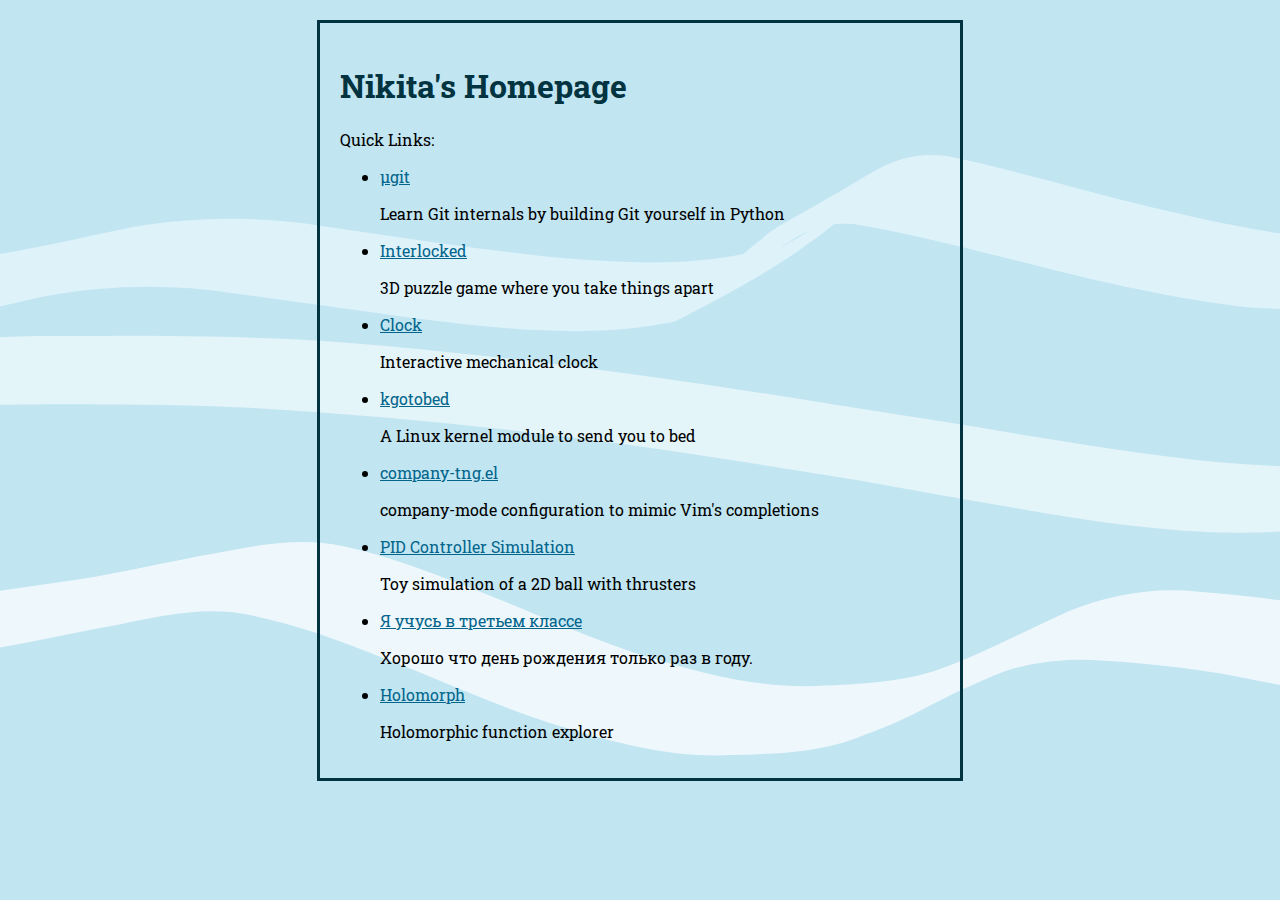
<file: index.html>
<!doctype html>
<html>
<head>
    <meta charset="utf-8">
    <meta name="viewport" content="width=device-width,initial-scale=1">
    <title>Nikita's Homepage</title>
    <link rel="preconnect" href="https://fonts.googleapis.com">
    <link rel="preconnect" href="https://fonts.gstatic.com" crossorigin>
    <link href="https://fonts.googleapis.com/css2?family=Roboto+Slab:wght@400&display=swap" rel="stylesheet">
    <style>
      html {
          font-family: "Roboto Slab", serif;
          font-optical-sizing: auto;
          font-weight: 400;
          font-style: normal;
          background-color: #C2E5F2;
          background-image: url(/waves.svg);
          background-size: cover;
          background-repeat: no-repeat
      }
      main {
          padding: 20px;
          margin: 20px auto;
          max-width: 600px;
      }
      @media (min-width: 650px) {
          main {
              border: 3px solid #013440;
          }
      }
      h1 {
          color: #013440;
      }
      a {
          color: #03658C;
      }
    </style>
</head>
<body>
    <main>
        <h1>Nikita's Homepage</h1>
        <p>Quick Links:</p>
        <ul>
            <li>
                <a href="/p/ugit/">μgit</a>
                <p>Learn Git internals by building Git yourself in Python</p>
            </li>
            <li>
                <a href="https://interlocked.wecreatestuff.com">Interlocked</a>
                <p>3D puzzle game where you take things apart</p>
            </li>
            <li>
                <a href="https://clock.leshenko.net">Clock</a>
                <p>Interactive mechanical clock</p>
            </li>
            <li>
                <a href="https://github.com/nikital/kgotobed">kgotobed</a>
                <p>A Linux kernel module to send you to bed</p>
            </li>
            <li>
                <a href="https://github.com/company-mode/company-mode/blob/master/company-tng.el">
                    company-tng.el</a>
                <p>company-mode configuration to mimic Vim's completions</p>
            </li>
            <li>
                <a href="https://nikital.github.io/pid/">PID Controller Simulation</a>
                <p>Toy simulation of a 2D ball with thrusters</p>
            </li>
            <li>
                <a href="/p/birthday_song/">Я учусь в третьем классе</a>
                <p>Хорошо что день рождения только раз в году.</p>
            </li>
            <li>
                <a href="/p/holomorph/">Holomorph</a>
                <p>Holomorphic function explorer</p>
            </li>
        </ul>
    </main>
</body>
</html>
</file>
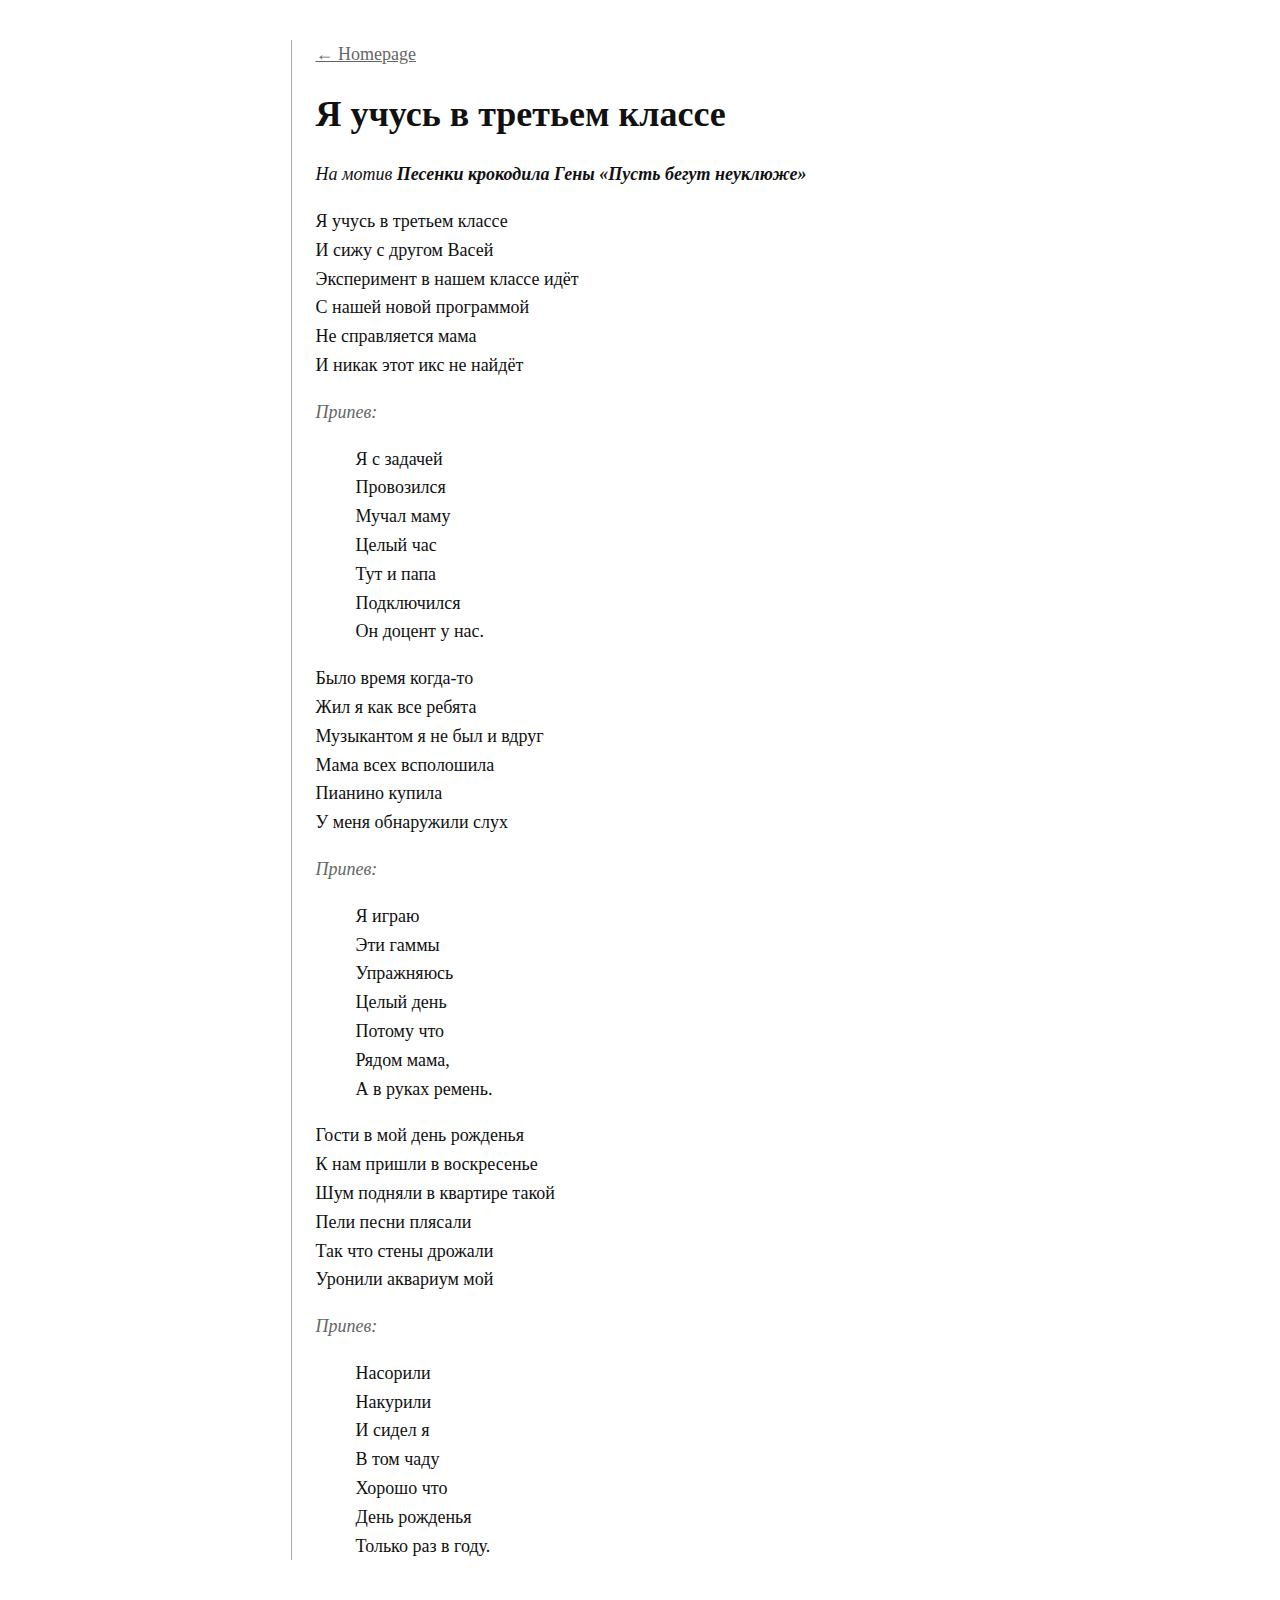
<file: p/birthday_song/index.html>
<!doctype html>
<html>
  <head>
    <meta charset="utf-8" />
    <meta name="viewport" content="width=device-width, initial-scale=1" />
    <title>Я учусь в третьем классе</title>
    <style type="text/css">
      body {
          font-family: serif;
          margin: 40px auto;
          max-width: 650px;
          line-height: 1.6;
          font-size: 18px;
          color: #111;
          padding: 0 24px;
          border-left: 1px solid #AAA;
      }
      h1 {
          line-height: 1.2
      }
      .r {
          margin-left: 40px;
      }
      .d {
          color: #666;
      }
      a {
          color: #666;
      }
    </style>
  </head>
  <body>
    <nav><a href="/">&larr; Homepage</a></nav>
    <h1>Я учусь в третьем классе</h1>
    <i>На мотив <b>Песенки крокодила Гены «Пусть бегут неуклюже»</b></i>
    <p>
      Я учусь в третьем классе<br>
      И сижу с другом Васей<br>
      Эксперимент в нашем классе идёт<br>
      С нашей новой программой<br>
      Не справляется мама<br>
      И никак этот икс не найдёт<br>
    </p>

    <i class="d">Припев:</i>
    <p class="r">
      Я с задачей<br>
      Провозился<br>
      Мучал маму<br>
      Целый час<br>
      Тут и папа<br>
      Подключился<br>
      Он доцент у нас.<br>
    </p>

    <p>
      Было время когда-то<br>
      Жил я как все ребята<br>
      Музыкантом я не был и вдруг<br>
      Мама всех всполошила<br>
      Пианино купила<br>
      У меня обнаружили слух<br>
    </p>

    <i class="d">Припев:</i>
    <p class="r">
      Я играю<br>
      Эти гаммы<br>
      Упражняюсь<br>
      Целый день<br>
      Потому что<br>
      Рядом мама,<br>
      А в руках ремень.<br>
    </p>

    <p>
      Гости в мой день рожденья<br>
      К нам пришли в воскресенье<br>
      Шум подняли в квартире такой<br>
      Пели песни плясали<br>
      Так что стены дрожали<br>
      Уронили аквариум мой<br>
    </p>

    <i class="d">Припев:</i>
    <p class="r">
      Насорили<br>
      Накурили<br>
      И сидел я<br>
      В том чаду<br>
      Хорошо что<br>
      День рожденья<br>
      Только раз в году.<br>
    </p>
  </body>
</html>
</file>
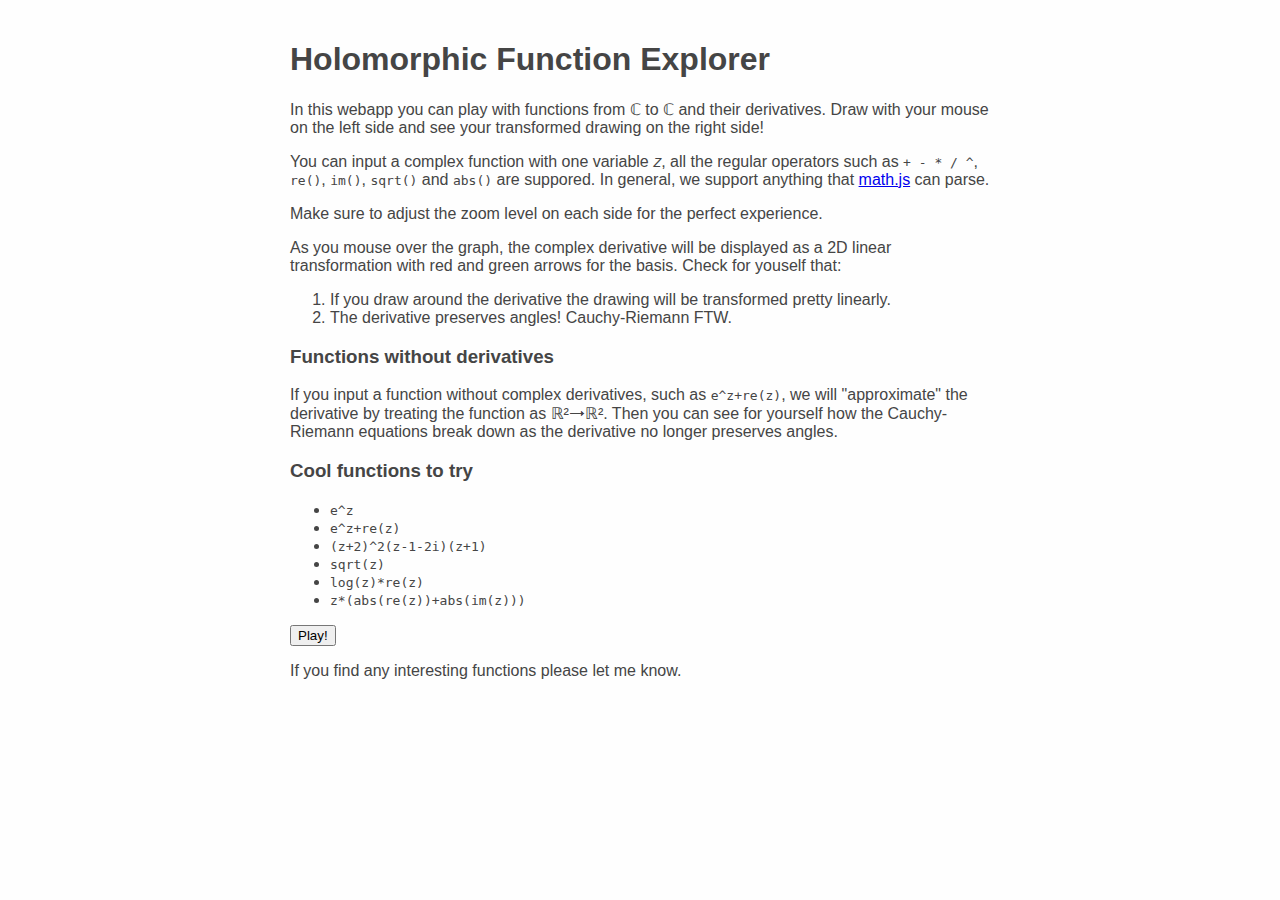
<file: p/holomorph/index.html>
<!doctype html>
<html>
    <head>
        <meta charset="utf-8"/>
        <title>The Holomorph 3000</title>
        <style>
         body {
             display: grid;
             grid-template-columns: 1fr min-content 1fr min-content;
             grid-template-rows: min-content auto;
             margin: 0;
             width: 100vw;
             height: 100vh;
             font-family: sans-serif;
         }
         canvas {
             width: 100%;
             height: 100%;
             z-index: 0;
         }
         #src {
             grid-column: 1/3;
             grid-row: 1/3;
         }
         .zoom {
             margin: 4px 10px 0 0;
             z-index: 1;
         }
         .zoom button {
             margin-top: 3px;
             width: 100%;
         }
         #zoom-src {
             grid-column: 2/3;
             grid-row: 1/2;
         }
         #dst {
             grid-column: 3/5;
             grid-row: 1/3;
         }
         #zoom-dst {
             grid-column: 4/5;
             grid-row: 1/2;
         }
         .clear {
             grid-column: 1/2;
             grid-row: 1/2;
             width: min-content;
             margin: 10px;
             z-index: 1;
             display: flex;
         }
         .clear > * {
             margin-right: 10px;
         }
         #func-form {
             grid-column: 3/4;
             grid-row: 1/2;
             margin: 10px 0 0 10px;
             z-index: 1;
         }
         #message {
             color: crimson;
             z-index: 1;
         }
         footer {
             position: fixed;
             bottom: 0;
             right: 0;
             margin: 2px;
             z-index: 1;
         }
         aside {
             position: fixed;
             z-index: 2;
             width: 100vw;
             height: 100vh;
             overflow: auto;

             background: #fefefe;
             color: #454545;
         }

         aside > div {
             max-width: 700px;
             padding: 20px 0;
             margin: auto;
         }
        </style>
    </head>
    <body>
        <canvas id="src"></canvas>
        <canvas id="dst"></canvas>
        <div id="zoom-src" class="zoom">
            <button class="p">+</button>
            <button class="m">-</button>
        </div>
        <div id="zoom-dst" class="zoom">
            <button class="p">+</button>
            <button class="m">-</button>
        </div>
        <div class="clear">
            <button id="clear">Clear</button>
            <button id="circle">Unit Circle</button>
            <button id="pacman">Pacman</button>
        </div>
        <form id="func-form">
            <label>f(z)=
                <input id="func">
            </label>
            <input type="submit" value="Set">
            <span id="message"></span>
        </form>
        <footer>
            copyright &copy; 2019 Nikita Leshenko
            <a href="#">HELP!?</a>
        </footer>
        <aside><div>
            <h1>Holomorphic Function Explorer</h1>
            <p>
                In this webapp you can play with functions from ℂ to ℂ and their
                derivatives. Draw with your mouse on the left side and see your
                transformed drawing on the right side!
            </p>
            <p>
                You can input a complex function with one variable 𝑧, all the
                regular operators such as
                <code>+ - * / ^</code>,
                <code>re()</code>,
                <code>im()</code>,
                <code>sqrt()</code> and
                <code>abs()</code>
                are suppored. In general, we support anything that <a href="https://mathjs.org/" target="_blank">math.js</a> can
                parse.
            </p>
            <p>Make sure to adjust the zoom level on each side for the perfect experience.</p>
            <p>
                As you mouse over the graph, the complex derivative will be
                displayed as a 2D linear transformation with red and green
                arrows for the basis. Check for youself that:
                <ol>
                    <li>If you draw around the derivative the drawing will be transformed pretty linearly.</li>
                    <li>The derivative preserves angles! Cauchy-Riemann FTW.</li>
                </ol>
            </p>
            <h3>Functions without derivatives</h3>
            <p>
                If you input a function without complex derivatives, such as <code>e^z+re(z)</code>,
                we will "approximate" the derivative by treating the function as ℝ²🠂ℝ².
                Then you can see for yourself how the Cauchy-Riemann equations
                break down as the derivative no longer preserves angles.
            </p>
            <h3>Cool functions to try</h3>
            <ul>
                <li><code>e^z</code></li>
                <li><code>e^z+re(z)</code></li>
                <li><code>(z+2)^2(z-1-2i)(z+1)</code></li>
                <li><code>sqrt(z)</code></li>
                <li><code>log(z)*re(z)</code></li>
                <li><code>z*(abs(re(z))+abs(im(z)))</code></li>
            </ul>
            <button>Play!</button>
            <p>If you find any interesting functions please let me know.</p>
        </div></aside>
        <script src="bundle.js"></script>
    </body>
</html>
</file>
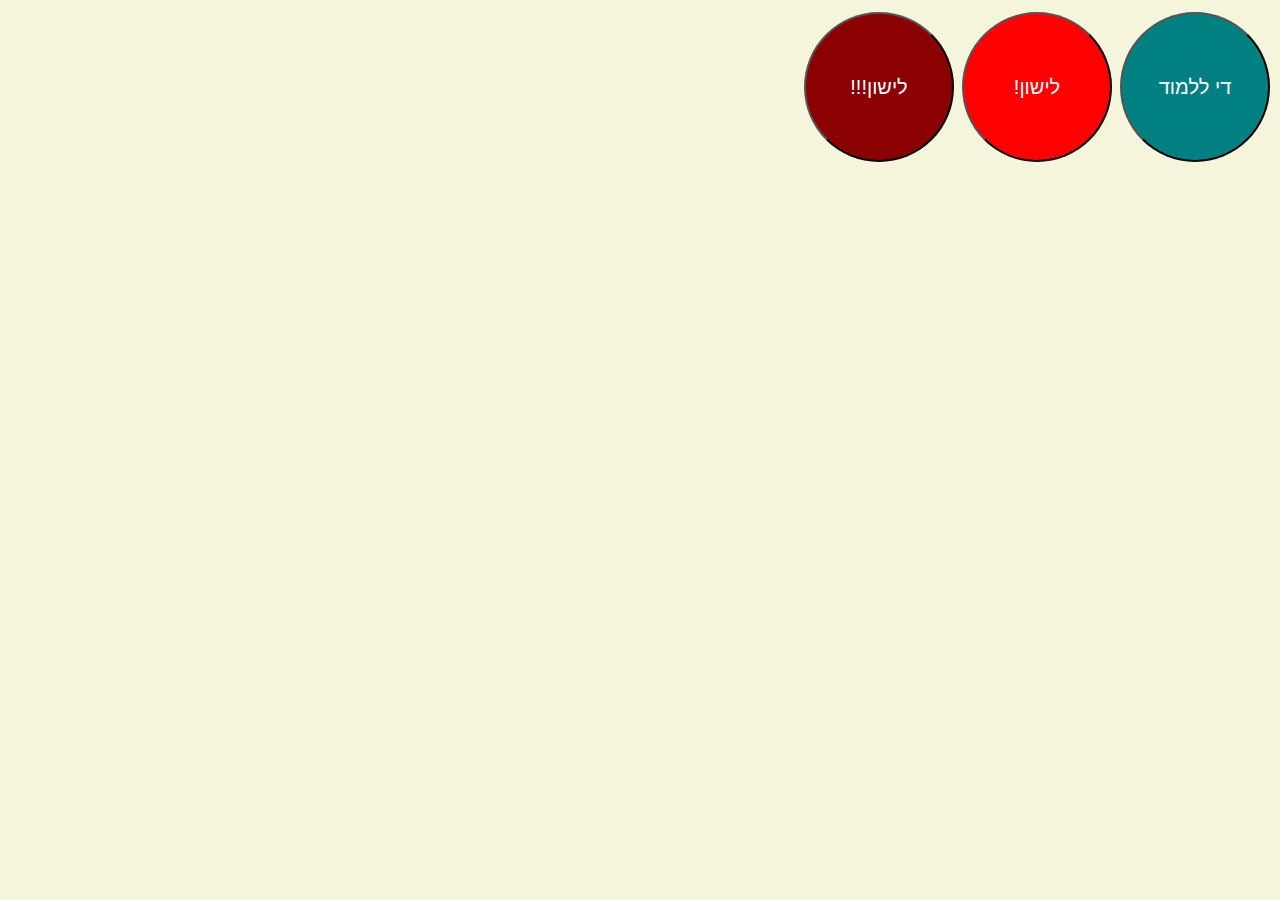
<file: p/soundboard/index.html>
<!doctype html>
<html>
<head>
    <meta charset="utf-8">
    <meta name="viewport" content="width=device-width,initial-scale=1">
    <title>Soundboard</title>
    <style>
     html {
         background: beige;
         direction: rtl;
     }
     button {
         background-color: #4CAF50;
         width: 150px;
         height: 150px;
         border-radius: 50%;
         color: white;
         padding: 20px;
         text-align: center;
         margin: 4px 2px;
         font-size: 20px;
     }
    </style>
</head>
<body>
    <button data-play="stop_study" style="background-color: teal">די ללמוד</button>
    <audio id="stop_study" src="stop_study.mp3"></audio>
    <button data-play="sleep" style="background-color: red">לישון!</button>
    <audio id="sleep" src="sleep.mp3"></audio>
    <button data-play="sleep2" style="background-color: darkred">לישון!!!</button>
    <audio id="sleep2" src="sleep2.mp3"></audio>
    <script>
     document.querySelectorAll("button").forEach((btn) => btn.addEventListener("click", play))
     function play(e) {
         let audio = document.getElementById(e.target.dataset.play)
         audio.play()
     }
    </script>
</body>
</html>
</file>
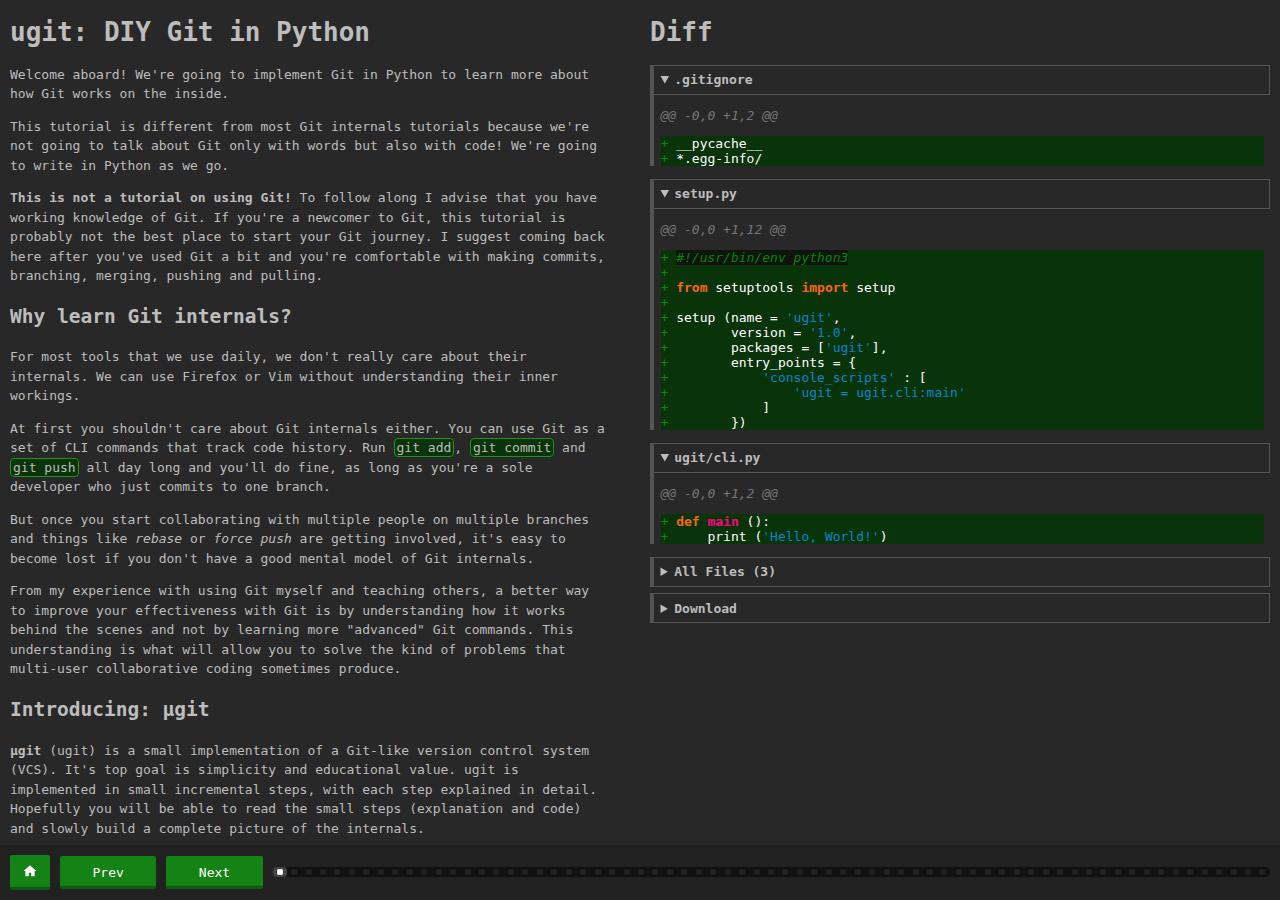
<file: p/ugit/index.html>
<!DOCTYPE html>
<html lang="en">
<head>
    <meta charset="UTF-8">
    <meta http-equiv="Content-Security-Policy" content="script-src 'self'">
    <meta name="viewport" content="width=device-width,initial-scale=1">
    <link rel="icon" type="image/png" href="favicon.png" />
    <link rel="stylesheet" type="text/css" href="styles/style.css" />
    <link rel="stylesheet" type="text/css" href="styles/syntax.css" />
    <title>Git Internals - Learn by Building Your Own Git</title>
</head>
<body class="loading">
    <p class="loading-msg">Loading...</p>
    <section class="message">
        <h1 class="title">Git Internals by Nikita Leshenko</h1>
        <div class="message"></div>
        <details class="comments">
            <summary>Comments <span class="count"></span></summary>
            <div class="content"></div>
            <form>
                <label for="comment-body">Leave a comment for this change:</label>
                <textarea name="comment" id="comment-body" required></textarea>
                <label for="comment-name">Name:</label>
                <input name="name" id="comment-name" required>
                <label for="comment-email">Email:</label>
                <input name="email" type="email" id="comment-email" required>
                <button disabled>Submit</button>
                <div class="ok" style="display: none">
                    Thank you, your comment will be posted shortly!
                </div>
            </form>
        </details>
    </section>

    <section class="diff">
        <h1>Diff</h1>
        <div class="diff-content"></div>
        <details class="clone-details">
            <summary>Download</summary>
            <div class="clone">
                <span>Clone μgit using:</span>
                <span class="cmd" id="clone-cmd"></span>
                <button type="button" class="narrow copy" data-copy-from="clone-cmd">Copy</button>

                <span>Checkout this commit:</span>
                <span class="cmd" id="checkout-cmd"></span>
                <button type="button" class="narrow copy" data-copy-from="checkout-cmd">Copy</button>
            </div>
        </details>
    </section>

    <section class="file" style="display: none">
        <h1>File - <span class="name"></span></h1>
        <button type="button" class="narrow file-close">
            <svg fill="white" xmlns="http://www.w3.org/2000/svg" viewBox="0 0 10 10" width="12px" height="12px">
                <title>Close File</title>
                <path d="M 2 0 L 5 3 L 8 0 L 10 2 L 7 5 L 10 8 L 8 10 L 5 7 L 2 10 L 0 8 L 3 5 L 0 2 z"/>
            </svg>
        </button>
        <div class="file-content"></div>
    </section>

    <footer>
        <a class="button narrow" id="home-btn">
            <svg fill="white" xmlns="http://www.w3.org/2000/svg" viewBox="0 0 24 24" width="14px" height="14px">
                <title>Go Home</title>
                <path d="M 12 2 L 1 12 L 4 12 L 4 21 L 10 21 L 10 15 L 14 15 L 14 21 L 20 21 L 20 12 L 23 12 L 12 2 z"/>
            </svg>
        </a>
        <a class="button" id="prev-btn">Prev</a>
        <a class="button" id="next-btn">Next</a>
        <div id="progress-bar" class="progress">
            <div class="fill"></div>
            <div class="dots">
            </div>
        </div>
    </footer>

    <div id="loading">
        <svg fill="white" xmlns="http://www.w3.org/2000/svg" viewBox="0 0 10 10" width="12px" height="12px">
            <title>Loading</title>
            <path d="M 2 0 L 5 3 L 8 0 L 10 2 L 7 5 L 10 8 L 8 10 L 5 7 L 2 10 L 0 8 L 3 5 L 0 2 z"/>
        </svg>
        <span>Loading...</span>
    </div>

    <script src="bundle.js"></script>
</body>
</html>
</file>
<file: p/ugit/styles/style.css>
body {
    font-family: monospace;
    color: #bdbdbd;
    background: #282828;

    margin: 0;
    height: 100vh;
    display: grid;
    grid-template-areas:
        "message diff"
        "footer footer";
    grid-template-rows: 1fr min-content;
    grid-template-columns: 1fr 1fr;
}

@media (max-width: 1000px) {
    body {
        grid-template-areas:
            "message"
            "diff"
            "footer";
        grid-template-rows: 1fr 1fr min-content;
        grid-template-columns: 1fr;
    }
}

pre {
    min-width: min-content;
}

section {
    padding: 0 10px;
    overflow: auto;
    background: #282828;
}

@media (max-width: 500px) {
    section {
        padding: 0 3px;
    }
}

body.loading section {
    display: none;
}

a {
    color: #229122;
}

section.message {
    grid-area: message;
    z-index: 0;
}

section.message .message {
    max-width: 600px;
    line-height: 1.5;
}

section.message p code, section.message pre {
    background: #093309;
    border: 1px solid #229122;
    border-radius: 4px;
}

section.message p code {
    padding: 1px 2px;
}

section.message pre {
    padding: 3px 5px;
}

section.message .comments {
    max-width: 600px;
}

section.message .comment {
    margin-top: 5px;
    margin-bottom: 20px;
    overflow-x: auto;
}

section.message .comment .diminished {
    color: #777;
    font-style: italic;
}

section.message .comment .author {
    font-weight: bold;
}

section.message .comment p {
    margin-left: 10px;
    padding-left: 10px;
    border-left: 1px solid #555;
}

section.message .comments form {
    display: grid;
    border-top: 1px solid #555;
    grid-gap: 10px;
    padding: 10px 0;
}

section.message .comments form textarea {
    height: 100px;
}

section.message .comments form input {
    min-height: 25px;
}

section.message .comments form .ok {
    font-weight: bold;
    padding: 10px 0;
}

section.diff {
    grid-area: diff;
    z-index: 0;
}

.clone {
    padding: 10px 5px;
    display: grid;
    grid-template-columns: auto 1fr auto;
    align-items: center;
    grid-gap: 5px;
}
.clone .cmd {
    background: #111;
    padding: 5px;
}

.cmd-flash {
    animation: cmd-flash 0.3s;
}

@keyframes cmd-flash {
    0% {
        background-color: #666;
    }
    100% {
        background-color: #111;
    }
}

section.file {
    grid-area: message;
    z-index: 1;
    display: grid;
    grid-template-columns: 1fr min-content;
    grid-template-rows: min-content 1fr;
    overflow: hidden;
}

.hunk {
    color: #777;
    font-style: italic;
}

details {
    border-left: 4px solid #555;
    padding: .5em .5em 0;
    margin-bottom: .5em;
}

summary {
    border: 1px solid #555;
    border-left: none;
    font-weight: bold;
    margin: -.5em -.5em 0;
    padding: .5em;
    cursor: pointer;
    user-select: none;
    outline: none;
}

summary:hover {
    filter: brightness(1.3);
}

ul {
    list-style-type: square;
}

.file-list li {
    cursor: pointer;
    margin-bottom: .5em;
}

.file-list li:hover {
    text-decoration: underline;
    filter: brightness(1.3);
}

.file-list li.changed {
    font-weight: bold;
    color: #16ac16;
}

.file-close {
    align-self: center;
}

.file-content {
    grid-column: 1/3;
    overflow: auto;
    background: #111111;
}

.overscroll {
    height: 60%;
}

footer {
    grid-area: footer;
    z-index: 0;
    padding: 10px;
    background: #212121;
    display: grid;
    grid-template-columns: repeat(3, min-content) 1fr;
    grid-gap: 10px;
    align-items: center;
}

@media (max-width: 500px) {
    footer {
        grid-template-columns: min-content 1fr 1fr;
    }
    footer > .progress {
        grid-column: 1/4;
    }
}

.progress {
    display: grid;
    height: 10px;
    border-radius: 4px;
    cursor: pointer;
    background: #111;
}

.progress > .fill {
    grid-column: 1;
    grid-row: 1;
    z-index: 0;
    border-radius: 4px;
    background: #444;
    transition: 0.2s;

    width: 0;
}

.progress > .dots {
    grid-column: 1;
    grid-row: 1;
    z-index: 1;
    border-radius: 4px;
    margin: 0 4px;
    display: flex;
    align-items: center;
    justify-content: space-between;
}

.progress > .dots > .dot {
    height: 6px;
    width: 100%;
    max-width: 6px;
    border-radius: 2px;
    background-color: #212121;
    transition: 0.2s;
}

@media (max-width: 1000px) {
    .progress > .dots > .dot {
        opacity: 0;
    }
}

.progress > .dots > .active {
    background: white;
}

#loading {
    grid-area: footer;
    z-index: 1;

    background: rgba(0,0,0,0.3);
    display: flex;
    align-items: center;
    justify-content: center;
}

#loading > :first-child {
    animation-name: spin;
    animation-duration: 1000ms;
    animation-iteration-count: infinite;
    animation-timing-function: linear;
    margin: 0 10px;
}

@keyframes spin {
    from {
        transform:rotate(0deg);
    }
    to {
        transform:rotate(360deg);
    }
}

/* Reset button */
button {
    border: none;
    margin: 0;
    padding: 0;
    width: auto;
    overflow: visible;

    background: transparent;
    color: inherit;
    font: inherit;
    line-height: normal;
    text-align: inherit;
}

button, .button {
    padding: 0.7em 2.5em;
    border-radius: 2px;
    color:#FFFFFF;
    background-color: #158215;
    box-shadow:inset 0 -0.6em 0 -0.35em rgba(0,0,0,0.3);
    text-align: center;
    cursor: pointer;
    user-select: none;
}

button.narrow, .button.narrow {
    padding-left: 1em;
    padding-right: 1em;
}

button:disabled {
    filter: grayscale();
    cursor: wait;
}

button:hover:enabled, .button:hover {
    filter: brightness(1.3);
}

.loading-msg {
    font-size: 200%;
    padding: 20px;
}

body:not(.loading) > .loading-msg {
    display: none;
}
</file>
<file: p/ugit/styles/syntax.css>
/* Based on fruity */
.highlight .hll { background-color: #333333 }
.highlight  { background: #111111; color: #ffffff }
.highlight .c { color: #008800; font-style: italic; background-color: #0f140f } /* Comment */
.highlight .err { color: #ffffff } /* Error */
.highlight .esc { color: #ffffff } /* Escape */
.highlight .g { color: #ffffff } /* Generic */
.highlight .k { color: #fb660a; font-weight: bold } /* Keyword */
.highlight .l { color: #ffffff } /* Literal */
.highlight .n { color: #ffffff } /* Name */
.highlight .o { color: #ffffff } /* Operator */
.highlight .x { color: #ffffff } /* Other */
.highlight .p { color: #ffffff } /* Punctuation */
.highlight .ch { color: #008800; font-style: italic; background-color: #0f140f } /* Comment.Hashbang */
.highlight .cm { color: #008800; font-style: italic; background-color: #0f140f } /* Comment.Multiline */
.highlight .cp { color: #ff0007; font-weight: bold; font-style: italic; background-color: #0f140f } /* Comment.Preproc */
.highlight .cpf { color: #008800; font-style: italic; background-color: #0f140f } /* Comment.PreprocFile */
.highlight .c1 { color: #008800; font-style: italic; background-color: #0f140f } /* Comment.Single */
.highlight .cs { color: #008800; font-style: italic; background-color: #0f140f } /* Comment.Special */
.highlight .gd { color: #ffffff } /* Generic.Deleted */
.highlight .ge { color: #ffffff } /* Generic.Emph */
.highlight .gr { color: #ffffff } /* Generic.Error */
.highlight .gh { color: #ffffff; font-weight: bold } /* Generic.Heading */
.highlight .gi { color: #ffffff } /* Generic.Inserted */
.highlight .go { color: #444444; background-color: #222222 } /* Generic.Output */
.highlight .gp { color: #ffffff } /* Generic.Prompt */
.highlight .gs { color: #ffffff } /* Generic.Strong */
.highlight .gu { color: #ffffff; font-weight: bold } /* Generic.Subheading */
.highlight .gt { color: #ffffff } /* Generic.Traceback */
.highlight .kc { color: #fb660a; font-weight: bold } /* Keyword.Constant */
.highlight .kd { color: #fb660a; font-weight: bold } /* Keyword.Declaration */
.highlight .kn { color: #fb660a; font-weight: bold } /* Keyword.Namespace */
.highlight .kp { color: #fb660a } /* Keyword.Pseudo */
.highlight .kr { color: #fb660a; font-weight: bold } /* Keyword.Reserved */
.highlight .kt { color: #cdcaa9; font-weight: bold } /* Keyword.Type */
.highlight .ld { color: #ffffff } /* Literal.Date */
.highlight .m { color: #0086f7; font-weight: bold } /* Literal.Number */
.highlight .s { color: #0086d2 } /* Literal.String */
.highlight .na { color: #ff0086; font-weight: bold } /* Name.Attribute */
.highlight .nb { color: #ffffff } /* Name.Builtin */
.highlight .nc { color: #ffffff } /* Name.Class */
.highlight .no { color: #0086d2 } /* Name.Constant */
.highlight .nd { color: #ffffff } /* Name.Decorator */
.highlight .ni { color: #ffffff } /* Name.Entity */
.highlight .ne { color: #ffffff } /* Name.Exception */
.highlight .nf { color: #ff0086; font-weight: bold } /* Name.Function */
.highlight .nl { color: #ffffff } /* Name.Label */
.highlight .nn { color: #ffffff } /* Name.Namespace */
.highlight .nx { color: #ffffff } /* Name.Other */
.highlight .py { color: #ffffff } /* Name.Property */
.highlight .nt { color: #fb660a; font-weight: bold } /* Name.Tag */
.highlight .nv { color: #fb660a } /* Name.Variable */
.highlight .ow { color: #ffffff } /* Operator.Word */
.highlight .w { color: #888888 } /* Text.Whitespace */
.highlight .mb { color: #0086f7; font-weight: bold } /* Literal.Number.Bin */
.highlight .mf { color: #0086f7; font-weight: bold } /* Literal.Number.Float */
.highlight .mh { color: #0086f7; font-weight: bold } /* Literal.Number.Hex */
.highlight .mi { color: #0086f7; font-weight: bold } /* Literal.Number.Integer */
.highlight .mo { color: #0086f7; font-weight: bold } /* Literal.Number.Oct */
.highlight .sa { color: #0086d2 } /* Literal.String.Affix */
.highlight .sb { color: #0086d2 } /* Literal.String.Backtick */
.highlight .sc { color: #0086d2 } /* Literal.String.Char */
.highlight .dl { color: #0086d2 } /* Literal.String.Delimiter */
.highlight .sd { color: #0086d2 } /* Literal.String.Doc */
.highlight .s2 { color: #0086d2 } /* Literal.String.Double */
.highlight .se { color: #0086d2 } /* Literal.String.Escape */
.highlight .sh { color: #0086d2 } /* Literal.String.Heredoc */
.highlight .si { color: #0086d2 } /* Literal.String.Interpol */
.highlight .sx { color: #0086d2 } /* Literal.String.Other */
.highlight .sr { color: #0086d2 } /* Literal.String.Regex */
.highlight .s1 { color: #0086d2 } /* Literal.String.Single */
.highlight .ss { color: #0086d2 } /* Literal.String.Symbol */
.highlight .bp { color: #ffffff } /* Name.Builtin.Pseudo */
.highlight .fm { color: #ff0086; font-weight: bold } /* Name.Function.Magic */
.highlight .vc { color: #fb660a } /* Name.Variable.Class */
.highlight .vg { color: #fb660a } /* Name.Variable.Global */
.highlight .vi { color: #fb660a } /* Name.Variable.Instance */
.highlight .vm { color: #fb660a } /* Name.Variable.Magic */
.highlight .il { color: #0086f7; font-weight: bold } /* Literal.Number.Integer.Long */

.highlight .line {
    display: block;
    background: #111;
}
.highlight .d-a {
    background: #093309;
}
.highlight .d-a .d-s {
    color: #158215;
}

.highlight .d-r {
    background: #600404;
}
.highlight .d-r * {
    color: #ae5e5e;
    font-weight: normal;
}
.highlight .d-r .d-s {
    color: #ca1414;
}

.diff-content .highlight .line {
    cursor: pointer;
}
.diff-content .highlight .line:hover {
    filter: brightness(1.3);
}
</file>
